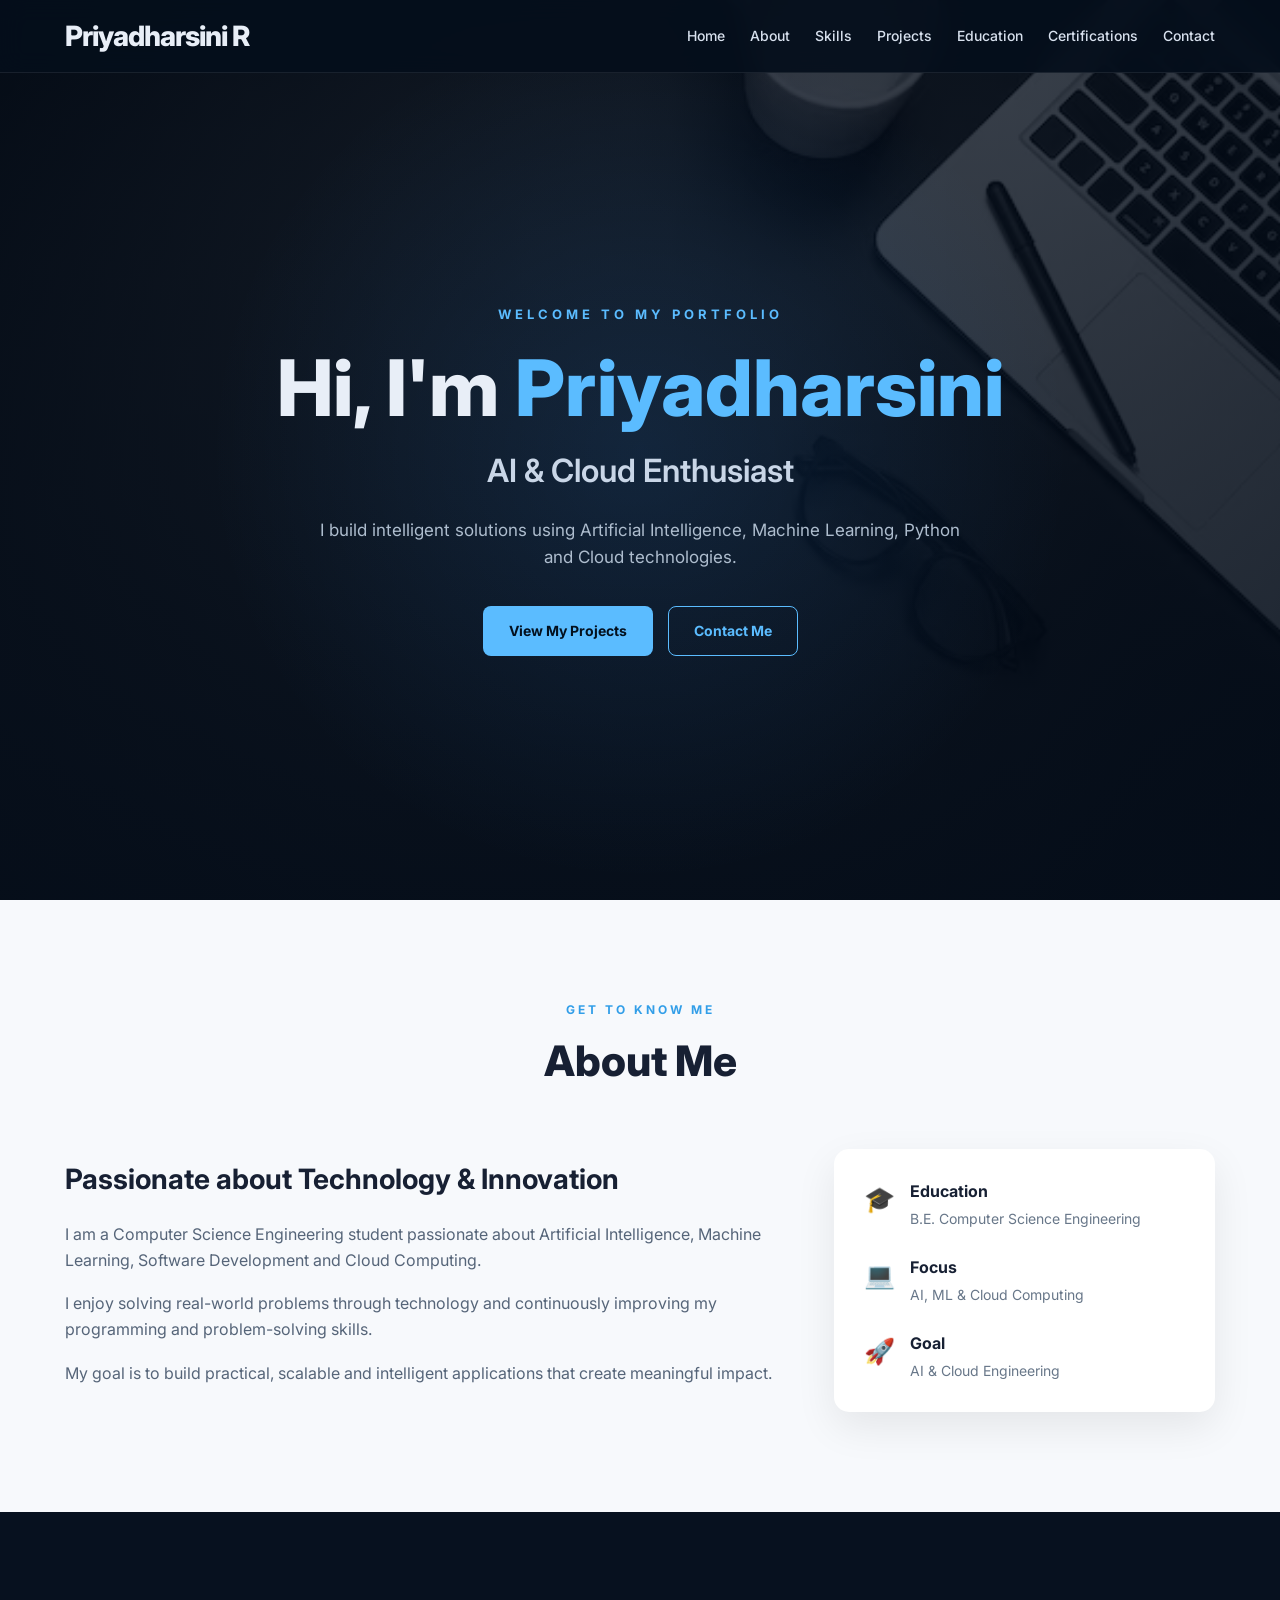
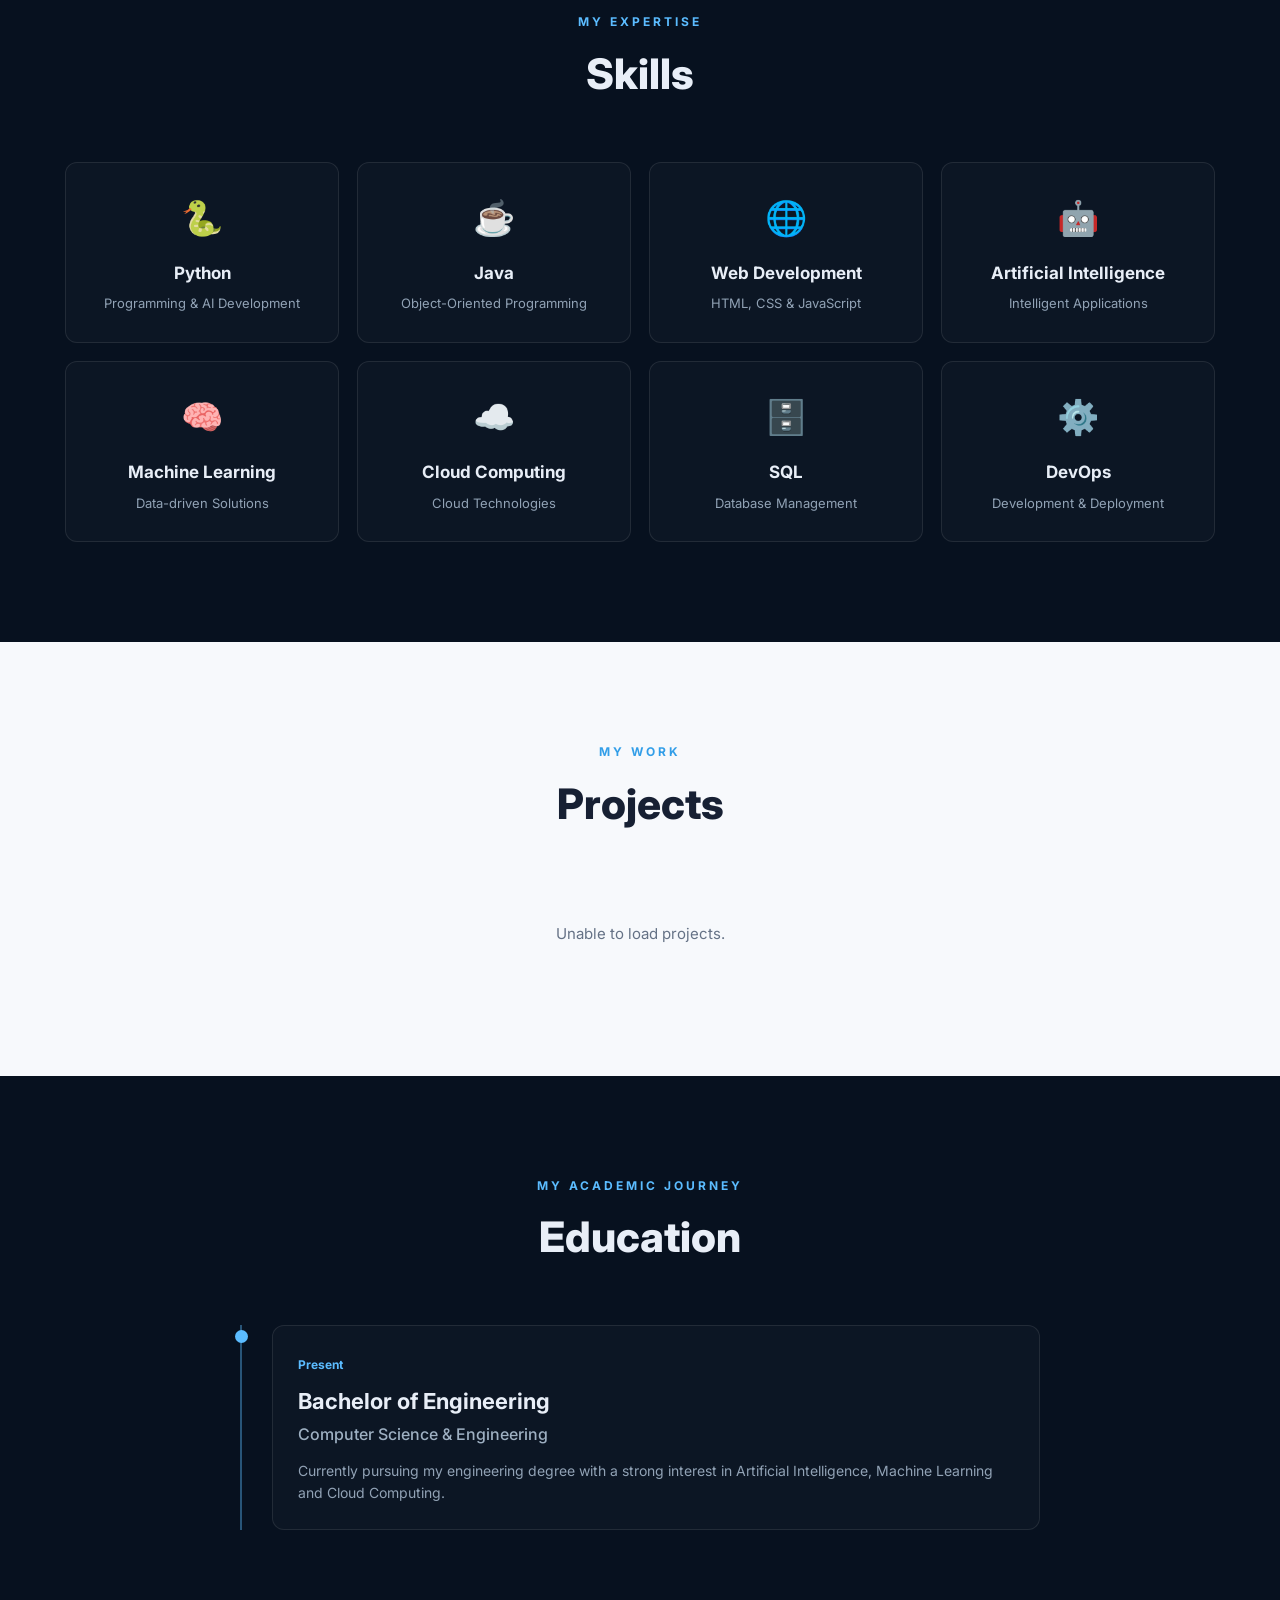
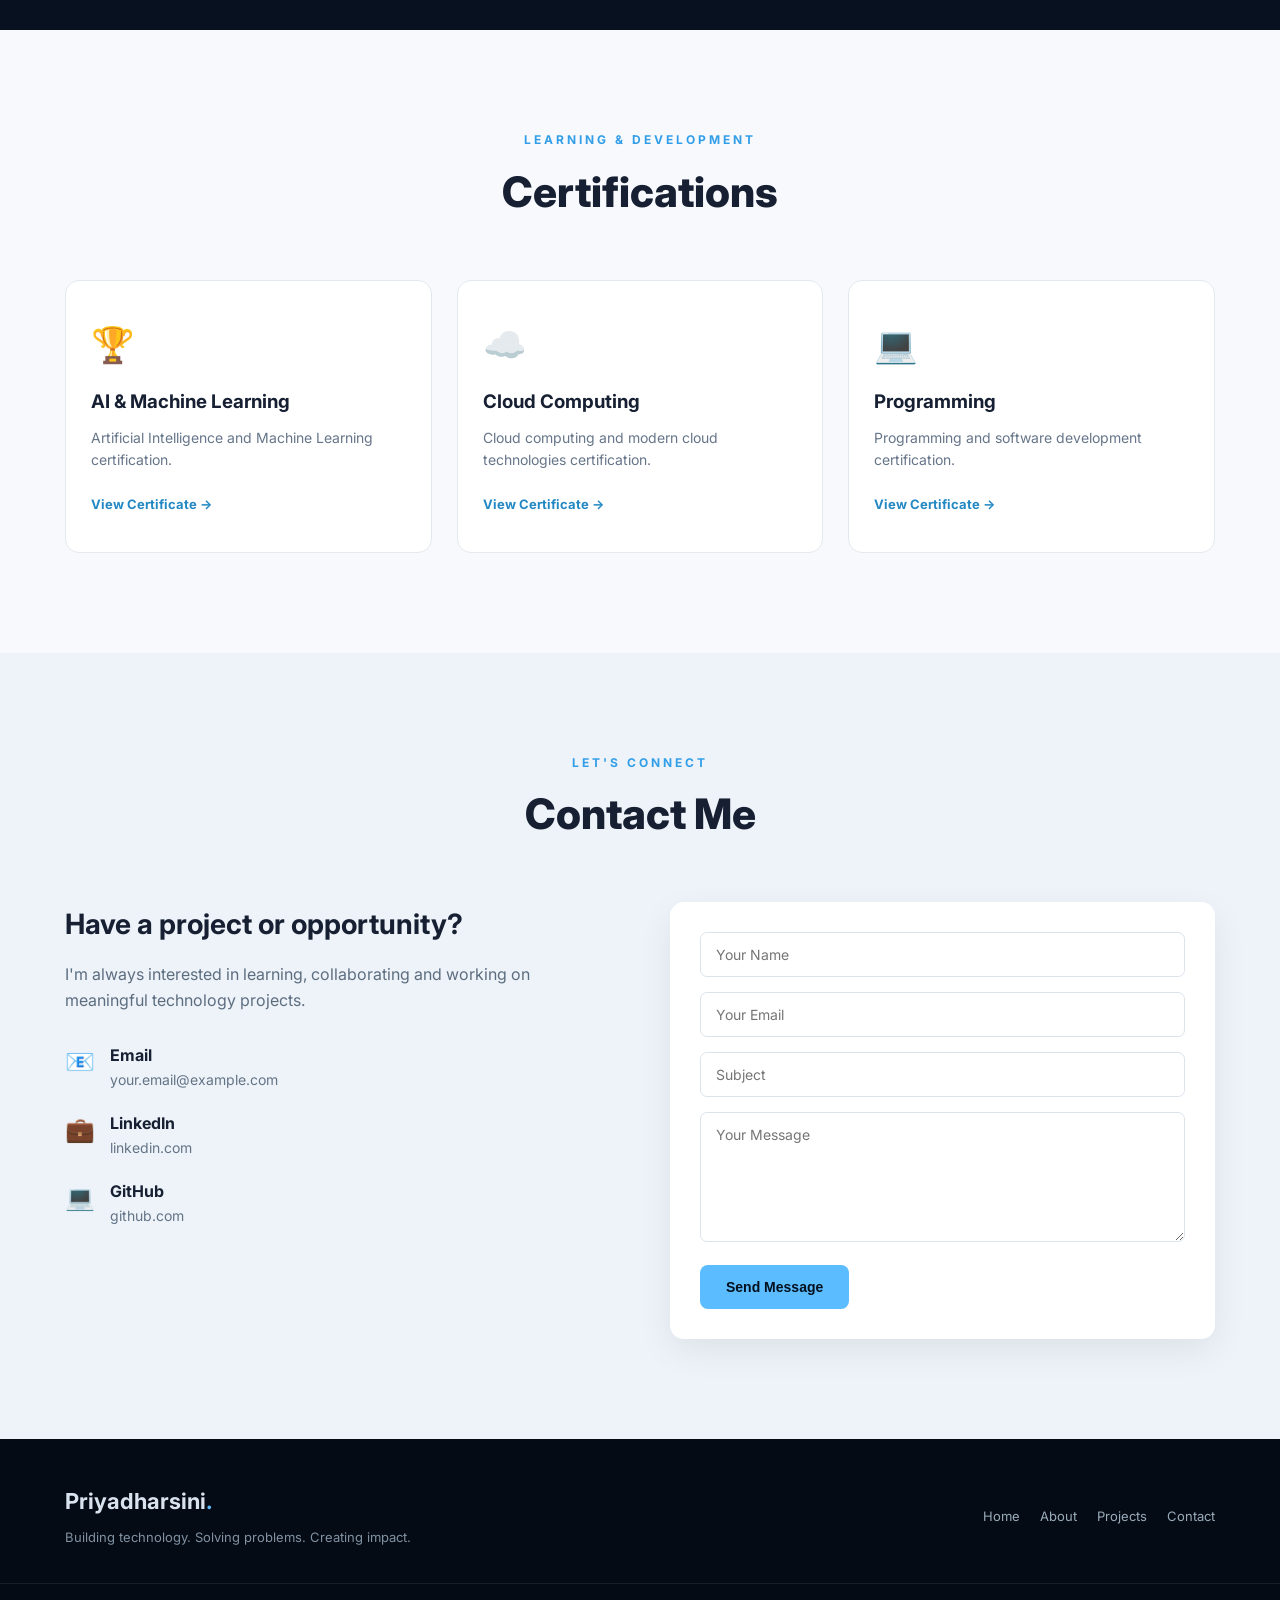
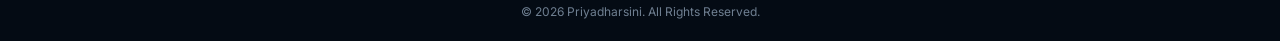
<file: index.html>
<!DOCTYPE html>
<html lang="en">

<head>
    <meta charset="UTF-8">
    <meta name="viewport" content="width=device-width, initial-scale=1.0">

    <title>Priyadharsini | AI & Cloud Engineer</title>

    <link rel="stylesheet" href="style.css">

    <link rel="preconnect" href="https://fonts.googleapis.com">
    <link rel="preconnect" href="https://fonts.gstatic.com" crossorigin>

    <link href="https://fonts.googleapis.com/css2?family=Inter:wght@400;500;600;700;800&display=swap"
        rel="stylesheet">
</head>

<body>

    <!-- ================= NAVIGATION ================= -->

    <header class="navbar">

        <div class="container nav-container">

            <a href="#home" class="logo">
                Priyadharsini R
            </a>

            <nav>
                <a href="#home">Home</a>
                <a href="#about">About</a>
                <a href="#skills">Skills</a>
                <a href="#projects">Projects</a>
                <a href="#education">Education</a>
                <a href="#certifications">Certifications</a>
                <a href="#contact">Contact</a>
            </nav>

        </div>

    </header>


    <!-- ================= HOME ================= -->

    <section id="home" class="hero">

        <div class="hero-overlay"></div>

        <div class="container hero-content">

            <p class="hero-small">
                WELCOME TO MY PORTFOLIO
            </p>

            <h1>
                Hi, I'm <span>Priyadharsini</span>
            </h1>

            <h2>
                AI & Cloud Enthusiast
            </h2>

            <p class="hero-description">
                I build intelligent solutions using Artificial Intelligence,
                Machine Learning, Python and Cloud technologies.
            </p>

            <div class="hero-buttons">

                <a href="#projects" class="btn primary-btn">
                    View My Projects
                </a>

                <a href="#contact" class="btn secondary-btn">
                    Contact Me
                </a>

            </div>

        </div>

    </section>


    <!-- ================= ABOUT ================= -->

    <section id="about" class="section">

        <div class="container">

            <div class="section-heading">

                <p>GET TO KNOW ME</p>

                <h2>About Me</h2>

            </div>


            <div class="about-content">

                <div class="about-text">

                    <h3>
                        Passionate about Technology & Innovation
                    </h3>

                    <p>
                        I am a Computer Science Engineering student passionate
                        about Artificial Intelligence, Machine Learning,
                        Software Development and Cloud Computing.
                    </p>

                    <p>
                        I enjoy solving real-world problems through technology
                        and continuously improving my programming and
                        problem-solving skills.
                    </p>

                    <p>
                        My goal is to build practical, scalable and intelligent
                        applications that create meaningful impact.
                    </p>

                </div>


                <div class="about-card">

                    <div class="info-item">

                        <span>🎓</span>

                        <div>

                            <strong>Education</strong>

                            <p>
                                B.E. Computer Science Engineering
                            </p>

                        </div>

                    </div>


                    <div class="info-item">

                        <span>💻</span>

                        <div>

                            <strong>Focus</strong>

                            <p>
                                AI, ML & Cloud Computing
                            </p>

                        </div>

                    </div>


                    <div class="info-item">

                        <span>🚀</span>

                        <div>

                            <strong>Goal</strong>

                            <p>
                                AI & Cloud Engineering
                            </p>

                        </div>

                    </div>

                </div>

            </div>

        </div>

    </section>


    <!-- ================= SKILLS ================= -->

    <section id="skills" class="section section-dark">

        <div class="container">

            <div class="section-heading">

                <p>MY EXPERTISE</p>

                <h2>Skills</h2>

            </div>


            <div class="skills-grid">

                <div class="skill-card">

                    <div class="skill-icon">🐍</div>

                    <h3>Python</h3>

                    <p>
                        Programming & AI Development
                    </p>

                </div>


                <div class="skill-card">

                    <div class="skill-icon">☕</div>

                    <h3>Java</h3>

                    <p>
                        Object-Oriented Programming
                    </p>

                </div>


                <div class="skill-card">

                    <div class="skill-icon">🌐</div>

                    <h3>Web Development</h3>

                    <p>
                        HTML, CSS & JavaScript
                    </p>

                </div>


                <div class="skill-card">

                    <div class="skill-icon">🤖</div>

                    <h3>Artificial Intelligence</h3>

                    <p>
                        Intelligent Applications
                    </p>

                </div>


                <div class="skill-card">

                    <div class="skill-icon">🧠</div>

                    <h3>Machine Learning</h3>

                    <p>
                        Data-driven Solutions
                    </p>

                </div>


                <div class="skill-card">

                    <div class="skill-icon">☁️</div>

                    <h3>Cloud Computing</h3>

                    <p>
                        Cloud Technologies
                    </p>

                </div>


                <div class="skill-card">

                    <div class="skill-icon">🗄️</div>

                    <h3>SQL</h3>

                    <p>
                        Database Management
                    </p>

                </div>


                <div class="skill-card">

                    <div class="skill-icon">⚙️</div>

                    <h3>DevOps</h3>

                    <p>
                        Development & Deployment
                    </p>

                </div>

            </div>

        </div>

    </section>


    <!-- ================= PROJECTS ================= -->

    <section id="projects" class="section">

        <div class="container">

            <div class="section-heading">

                <p>MY WORK</p>

                <h2>Projects</h2>

            </div>


            <!-- Projects will be loaded from MySQL through Flask -->

            <div class="projects-grid" id="projects-container">

                <p>Loading projects...</p>

            </div>

        </div>

    </section>


    <!-- ================= EDUCATION ================= -->

    <section id="education" class="section section-dark">

        <div class="container">

            <div class="section-heading">

                <p>MY ACADEMIC JOURNEY</p>

                <h2>Education</h2>

            </div>


            <div class="timeline">

                <div class="timeline-item">

                    <div class="timeline-dot"></div>

                    <div class="timeline-content">

                        <span class="timeline-year">
                            Present
                        </span>

                        <h3>
                            Bachelor of Engineering
                        </h3>

                        <h4>
                            Computer Science & Engineering
                        </h4>

                        <p>
                            Currently pursuing my engineering degree with
                            a strong interest in Artificial Intelligence,
                            Machine Learning and Cloud Computing.
                        </p>

                    </div>

                </div>

            </div>

        </div>

    </section>


    <!-- ================= CERTIFICATIONS ================= -->

    <section id="certifications" class="section">

        <div class="container">

            <div class="section-heading">

                <p>LEARNING & DEVELOPMENT</p>

                <h2>Certifications</h2>

            </div>


            <div class="certifications-grid">

                <div class="certificate-card">

                    <div class="certificate-icon">
                        🏆
                    </div>

                    <h3>
                        AI & Machine Learning
                    </h3>

                    <p>
                        Artificial Intelligence and Machine Learning
                        certification.
                    </p>

                    <a href="#" class="certificate-link">
                        View Certificate →
                    </a>

                </div>


                <div class="certificate-card">

                    <div class="certificate-icon">
                        ☁️
                    </div>

                    <h3>
                        Cloud Computing
                    </h3>

                    <p>
                        Cloud computing and modern cloud technologies
                        certification.
                    </p>

                    <a href="#" class="certificate-link">
                        View Certificate →
                    </a>

                </div>


                <div class="certificate-card">

                    <div class="certificate-icon">
                        💻
                    </div>

                    <h3>
                        Programming
                    </h3>

                    <p>
                        Programming and software development
                        certification.
                    </p>

                    <a href="#" class="certificate-link">
                        View Certificate →
                    </a>

                </div>

            </div>

        </div>

    </section>


    <!-- ================= CONTACT ================= -->

    <section id="contact" class="section contact-section">

        <div class="container">

            <div class="section-heading">

                <p>LET'S CONNECT</p>

                <h2>Contact Me</h2>

            </div>


            <div class="contact-container">

                <div class="contact-info">

                    <h3>
                        Have a project or opportunity?
                    </h3>

                    <p>
                        I'm always interested in learning, collaborating
                        and working on meaningful technology projects.
                    </p>


                    <div class="contact-details">

                        <div class="contact-item">

                            <span>📧</span>

                            <div>

                                <strong>Email</strong>

                                <p id="email">
                                    your.email@example.com
                                </p>

                            </div>

                        </div>


                        <div class="contact-item">

                            <span>💼</span>

                            <div>

                                <strong>LinkedIn</strong>

                                <p>
                                    linkedin.com
                                </p>

                            </div>

                        </div>


                        <div class="contact-item">

                            <span>💻</span>

                            <div>

                                <strong>GitHub</strong>

                                <p>
                                    github.com
                                </p>

                            </div>

                        </div>

                    </div>

                </div>


                <form class="contact-form">

                    <input
                        type="text"
                        placeholder="Your Name"
                        required
                    >

                    <input
                        type="email"
                        placeholder="Your Email"
                        required
                    >

                    <input
                        type="text"
                        placeholder="Subject"
                        required
                    >

                    <textarea
                        rows="6"
                        placeholder="Your Message"
                        required
                    ></textarea>

                    <button
                        type="submit"
                        class="btn primary-btn"
                    >
                        Send Message
                    </button>

                </form>

            </div>

        </div>

    </section>


    <!-- ================= FOOTER ================= -->

    <footer>

        <div class="container footer-content">

            <div>

                <h3>
                    Priyadharsini<span>.</span>
                </h3>

                <p>
                    Building technology. Solving problems.
                    Creating impact.
                </p>

            </div>


            <div class="footer-links">

                <a href="#home">Home</a>

                <a href="#about">About</a>

                <a href="#projects">Projects</a>

                <a href="#contact">Contact</a>

            </div>

        </div>


        <div class="copyright">

            © 2026 Priyadharsini. All Rights Reserved.

        </div>

    </footer>


    <!-- ================= JAVASCRIPT ================= -->

    <script src="script.js"></script>

</body>

</html>
</file>
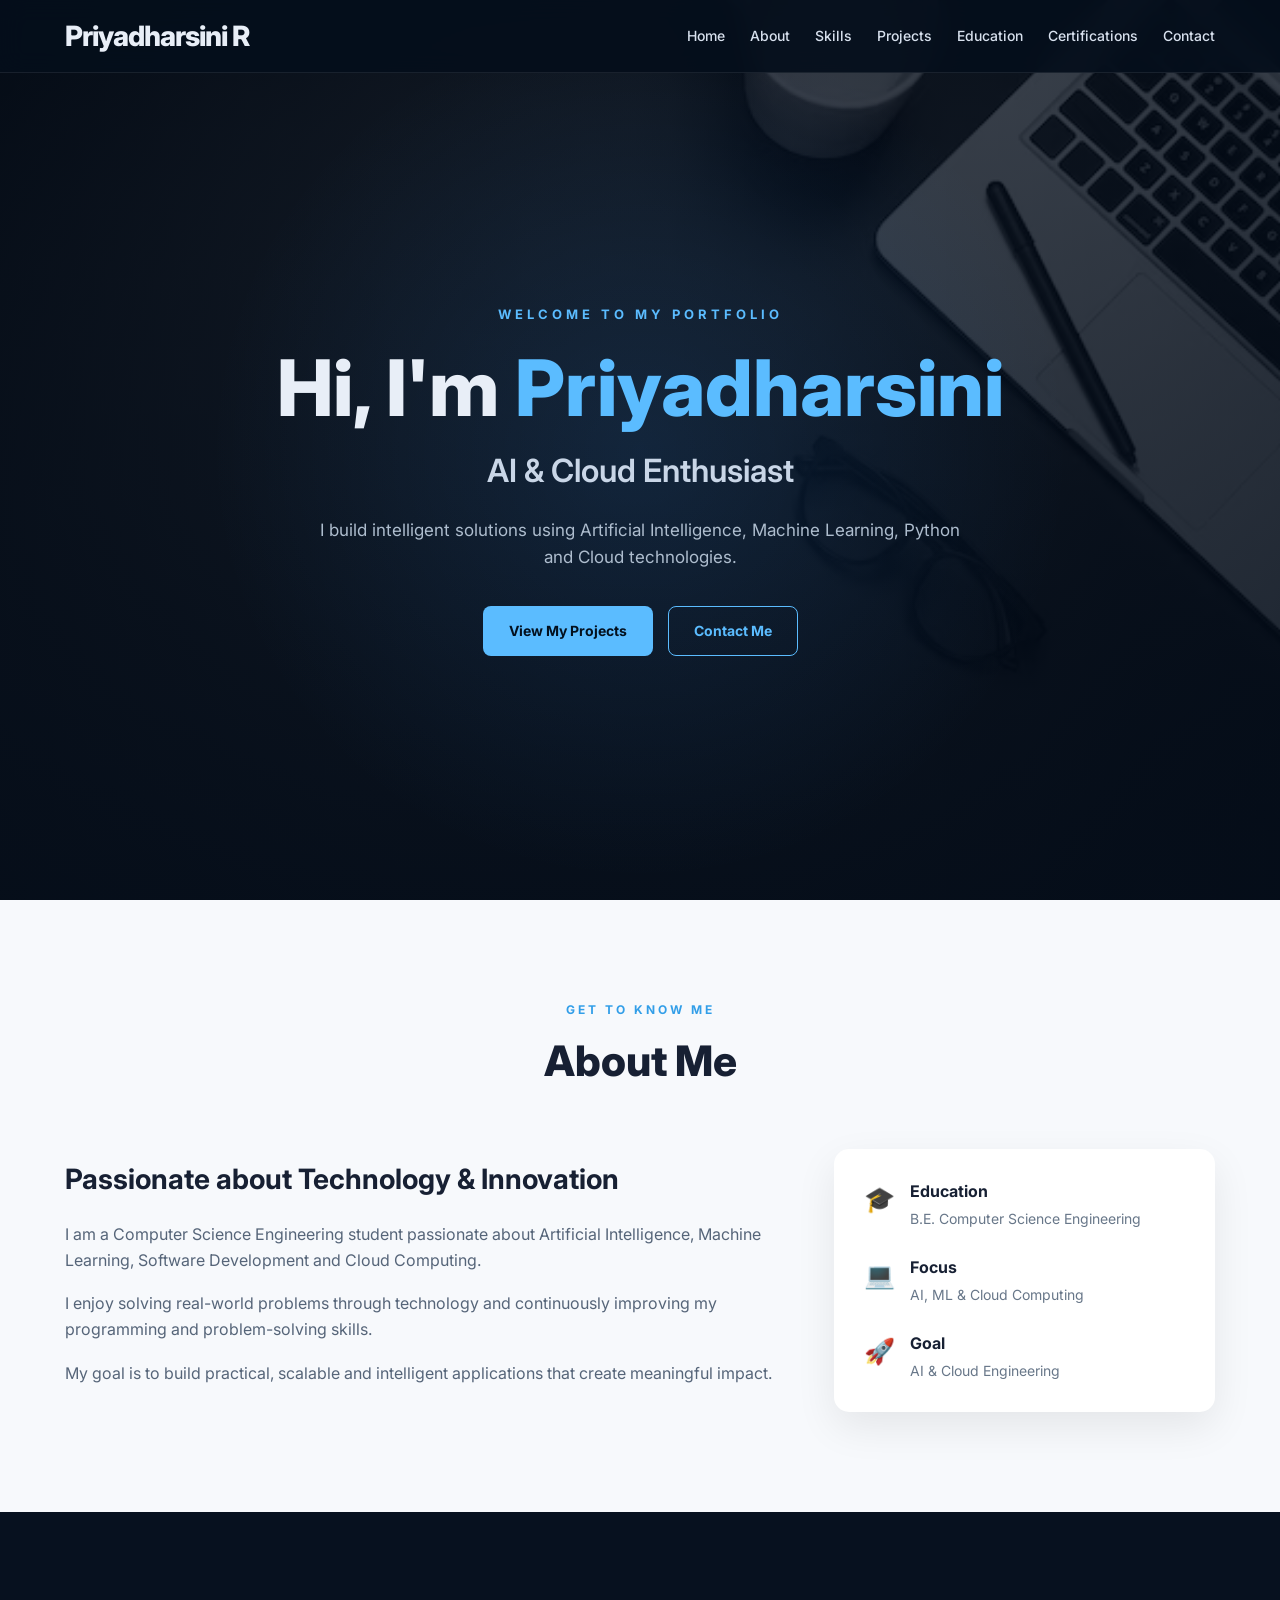
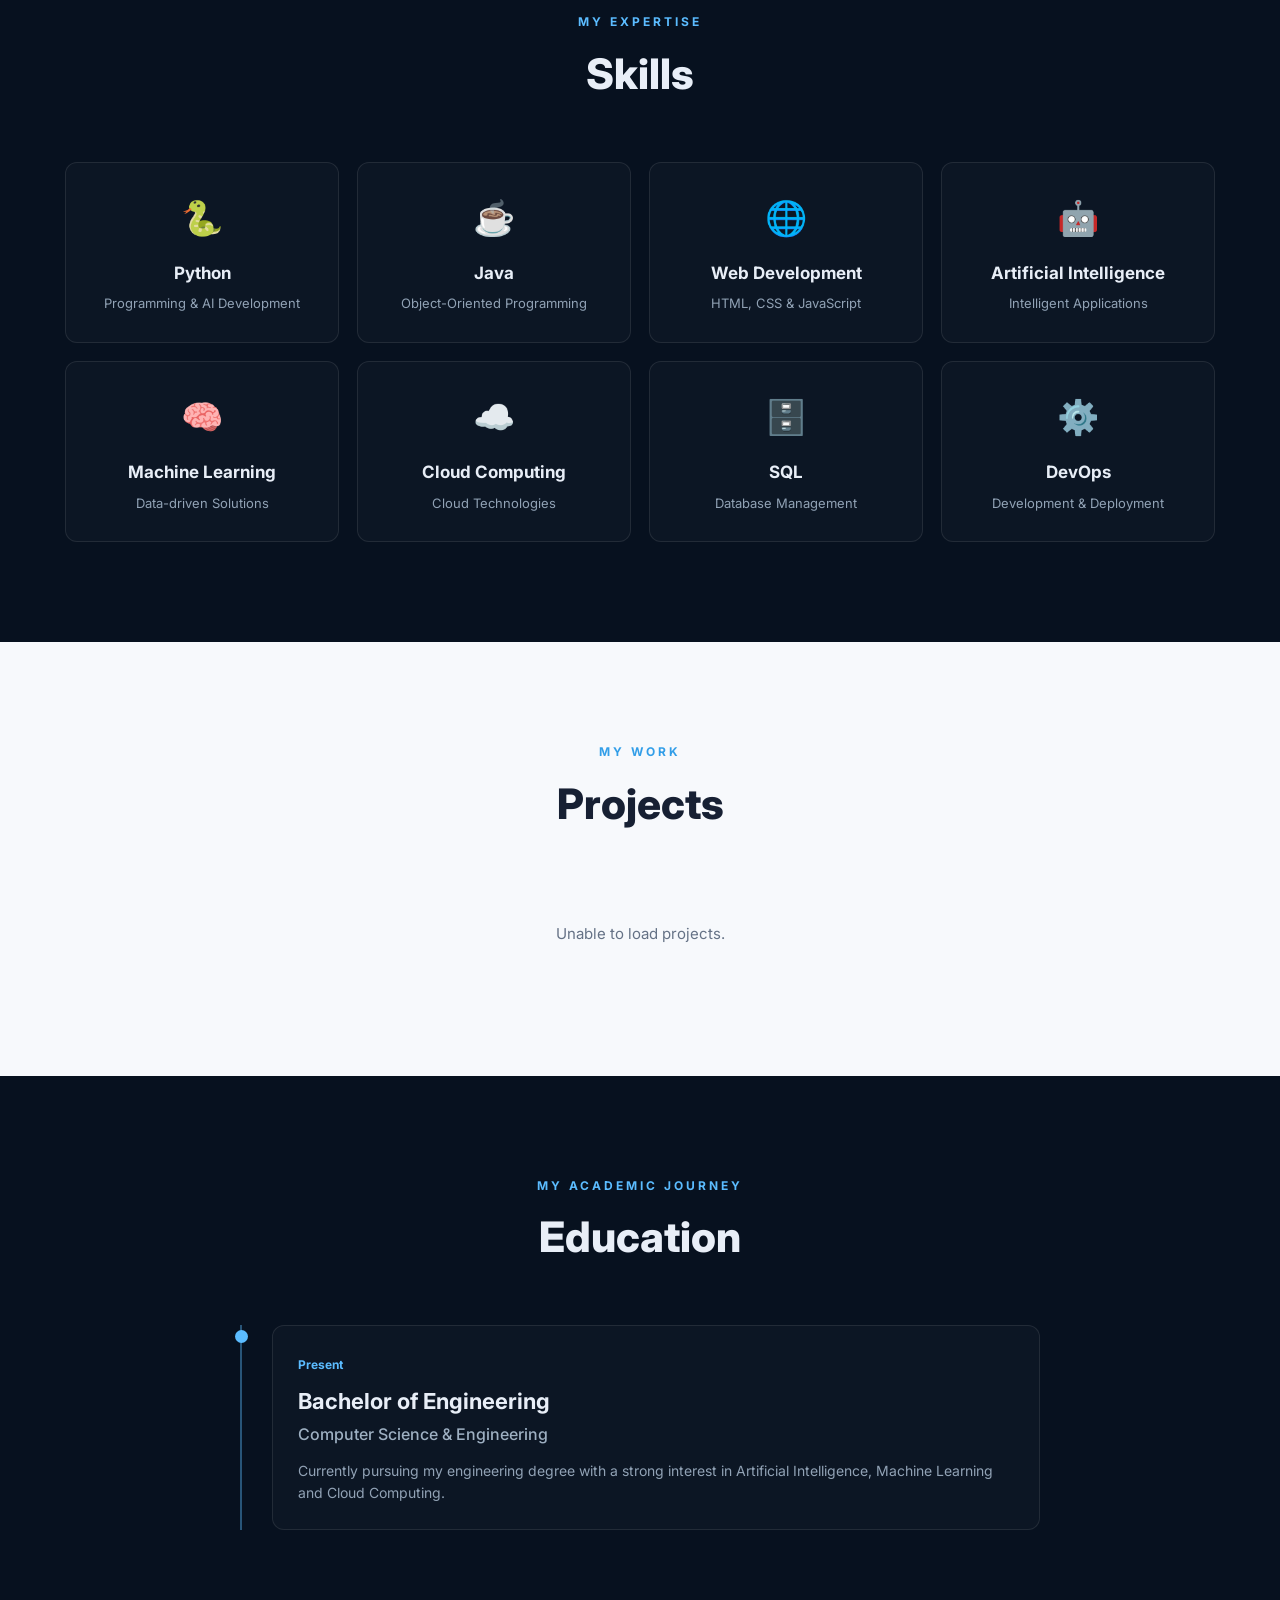
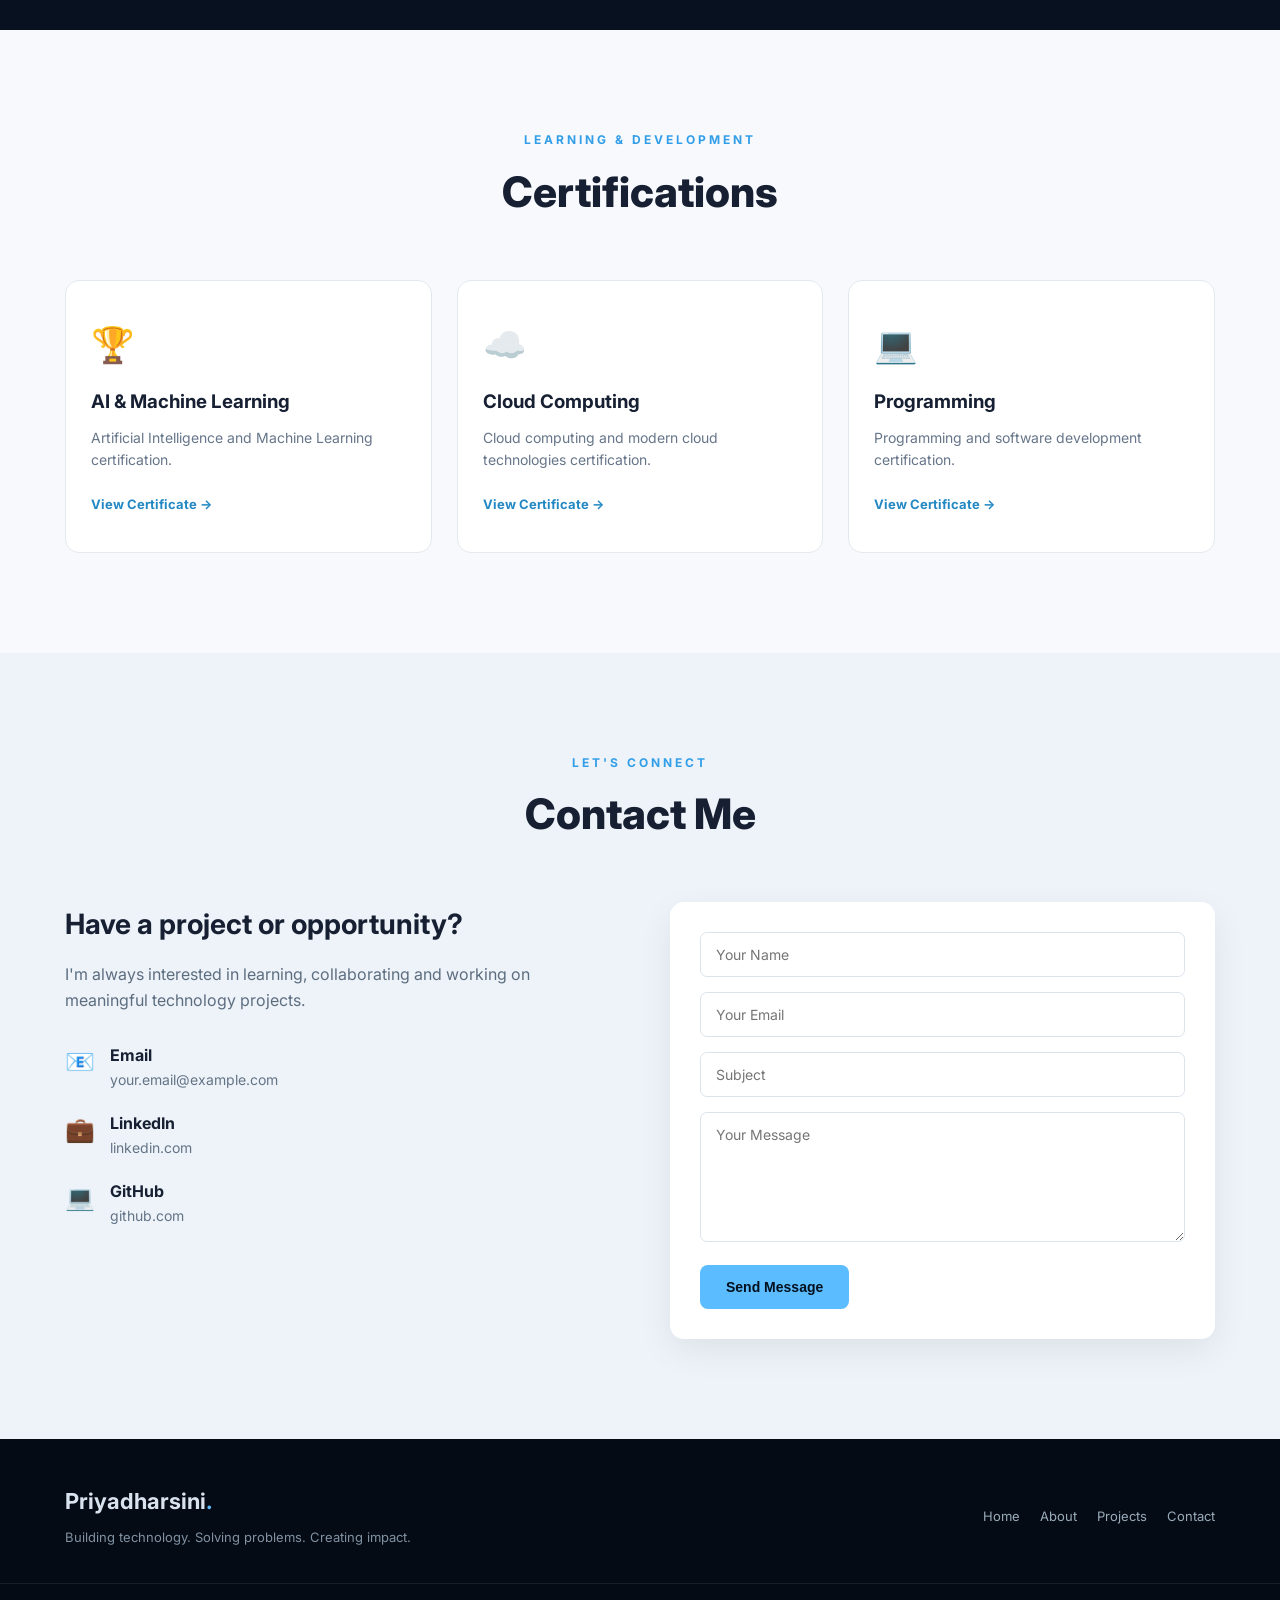
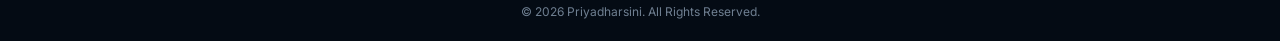
<file: Frontent/index.html>
<!DOCTYPE html>
<html lang="en">

<head>
    <meta charset="UTF-8">
    <meta name="viewport" content="width=device-width, initial-scale=1.0">

    <title>Priyadharsini | AI & Cloud Engineer</title>

    <link rel="stylesheet" href="style.css">

    <link rel="preconnect" href="https://fonts.googleapis.com">
    <link rel="preconnect" href="https://fonts.gstatic.com" crossorigin>

    <link href="https://fonts.googleapis.com/css2?family=Inter:wght@400;500;600;700;800&display=swap"
        rel="stylesheet">
</head>

<body>

    <!-- ================= NAVIGATION ================= -->

    <header class="navbar">

        <div class="container nav-container">

            <a href="#home" class="logo">
                Priyadharsini R
            </a>

            <nav>
                <a href="#home">Home</a>
                <a href="#about">About</a>
                <a href="#skills">Skills</a>
                <a href="#projects">Projects</a>
                <a href="#education">Education</a>
                <a href="#certifications">Certifications</a>
                <a href="#contact">Contact</a>
            </nav>

        </div>

    </header>


    <!-- ================= HOME ================= -->

    <section id="home" class="hero">

        <div class="hero-overlay"></div>

        <div class="container hero-content">

            <p class="hero-small">
                WELCOME TO MY PORTFOLIO
            </p>

            <h1>
                Hi, I'm <span>Priyadharsini</span>
            </h1>

            <h2>
                AI & Cloud Enthusiast
            </h2>

            <p class="hero-description">
                I build intelligent solutions using Artificial Intelligence,
                Machine Learning, Python and Cloud technologies.
            </p>

            <div class="hero-buttons">

                <a href="#projects" class="btn primary-btn">
                    View My Projects
                </a>

                <a href="#contact" class="btn secondary-btn">
                    Contact Me
                </a>

            </div>

        </div>

    </section>


    <!-- ================= ABOUT ================= -->

    <section id="about" class="section">

        <div class="container">

            <div class="section-heading">

                <p>GET TO KNOW ME</p>

                <h2>About Me</h2>

            </div>


            <div class="about-content">

                <div class="about-text">

                    <h3>
                        Passionate about Technology & Innovation
                    </h3>

                    <p>
                        I am a Computer Science Engineering student passionate
                        about Artificial Intelligence, Machine Learning,
                        Software Development and Cloud Computing.
                    </p>

                    <p>
                        I enjoy solving real-world problems through technology
                        and continuously improving my programming and
                        problem-solving skills.
                    </p>

                    <p>
                        My goal is to build practical, scalable and intelligent
                        applications that create meaningful impact.
                    </p>

                </div>


                <div class="about-card">

                    <div class="info-item">

                        <span>🎓</span>

                        <div>

                            <strong>Education</strong>

                            <p>
                                B.E. Computer Science Engineering
                            </p>

                        </div>

                    </div>


                    <div class="info-item">

                        <span>💻</span>

                        <div>

                            <strong>Focus</strong>

                            <p>
                                AI, ML & Cloud Computing
                            </p>

                        </div>

                    </div>


                    <div class="info-item">

                        <span>🚀</span>

                        <div>

                            <strong>Goal</strong>

                            <p>
                                AI & Cloud Engineering
                            </p>

                        </div>

                    </div>

                </div>

            </div>

        </div>

    </section>


    <!-- ================= SKILLS ================= -->

    <section id="skills" class="section section-dark">

        <div class="container">

            <div class="section-heading">

                <p>MY EXPERTISE</p>

                <h2>Skills</h2>

            </div>


            <div class="skills-grid">

                <div class="skill-card">

                    <div class="skill-icon">🐍</div>

                    <h3>Python</h3>

                    <p>
                        Programming & AI Development
                    </p>

                </div>


                <div class="skill-card">

                    <div class="skill-icon">☕</div>

                    <h3>Java</h3>

                    <p>
                        Object-Oriented Programming
                    </p>

                </div>


                <div class="skill-card">

                    <div class="skill-icon">🌐</div>

                    <h3>Web Development</h3>

                    <p>
                        HTML, CSS & JavaScript
                    </p>

                </div>


                <div class="skill-card">

                    <div class="skill-icon">🤖</div>

                    <h3>Artificial Intelligence</h3>

                    <p>
                        Intelligent Applications
                    </p>

                </div>


                <div class="skill-card">

                    <div class="skill-icon">🧠</div>

                    <h3>Machine Learning</h3>

                    <p>
                        Data-driven Solutions
                    </p>

                </div>


                <div class="skill-card">

                    <div class="skill-icon">☁️</div>

                    <h3>Cloud Computing</h3>

                    <p>
                        Cloud Technologies
                    </p>

                </div>


                <div class="skill-card">

                    <div class="skill-icon">🗄️</div>

                    <h3>SQL</h3>

                    <p>
                        Database Management
                    </p>

                </div>


                <div class="skill-card">

                    <div class="skill-icon">⚙️</div>

                    <h3>DevOps</h3>

                    <p>
                        Development & Deployment
                    </p>

                </div>

            </div>

        </div>

    </section>


    <!-- ================= PROJECTS ================= -->

    <section id="projects" class="section">

        <div class="container">

            <div class="section-heading">

                <p>MY WORK</p>

                <h2>Projects</h2>

            </div>


            <!-- Projects will be loaded from MySQL through Flask -->

            <div class="projects-grid" id="projects-container">

                <p>Loading projects...</p>

            </div>

        </div>

    </section>


    <!-- ================= EDUCATION ================= -->

    <section id="education" class="section section-dark">

        <div class="container">

            <div class="section-heading">

                <p>MY ACADEMIC JOURNEY</p>

                <h2>Education</h2>

            </div>


            <div class="timeline">

                <div class="timeline-item">

                    <div class="timeline-dot"></div>

                    <div class="timeline-content">

                        <span class="timeline-year">
                            Present
                        </span>

                        <h3>
                            Bachelor of Engineering
                        </h3>

                        <h4>
                            Computer Science & Engineering
                        </h4>

                        <p>
                            Currently pursuing my engineering degree with
                            a strong interest in Artificial Intelligence,
                            Machine Learning and Cloud Computing.
                        </p>

                    </div>

                </div>

            </div>

        </div>

    </section>


    <!-- ================= CERTIFICATIONS ================= -->

    <section id="certifications" class="section">

        <div class="container">

            <div class="section-heading">

                <p>LEARNING & DEVELOPMENT</p>

                <h2>Certifications</h2>

            </div>


            <div class="certifications-grid">

                <div class="certificate-card">

                    <div class="certificate-icon">
                        🏆
                    </div>

                    <h3>
                        AI & Machine Learning
                    </h3>

                    <p>
                        Artificial Intelligence and Machine Learning
                        certification.
                    </p>

                    <a href="#" class="certificate-link">
                        View Certificate →
                    </a>

                </div>


                <div class="certificate-card">

                    <div class="certificate-icon">
                        ☁️
                    </div>

                    <h3>
                        Cloud Computing
                    </h3>

                    <p>
                        Cloud computing and modern cloud technologies
                        certification.
                    </p>

                    <a href="#" class="certificate-link">
                        View Certificate →
                    </a>

                </div>


                <div class="certificate-card">

                    <div class="certificate-icon">
                        💻
                    </div>

                    <h3>
                        Programming
                    </h3>

                    <p>
                        Programming and software development
                        certification.
                    </p>

                    <a href="#" class="certificate-link">
                        View Certificate →
                    </a>

                </div>

            </div>

        </div>

    </section>


    <!-- ================= CONTACT ================= -->

    <section id="contact" class="section contact-section">

        <div class="container">

            <div class="section-heading">

                <p>LET'S CONNECT</p>

                <h2>Contact Me</h2>

            </div>


            <div class="contact-container">

                <div class="contact-info">

                    <h3>
                        Have a project or opportunity?
                    </h3>

                    <p>
                        I'm always interested in learning, collaborating
                        and working on meaningful technology projects.
                    </p>


                    <div class="contact-details">

                        <div class="contact-item">

                            <span>📧</span>

                            <div>

                                <strong>Email</strong>

                                <p id="email">
                                    your.email@example.com
                                </p>

                            </div>

                        </div>


                        <div class="contact-item">

                            <span>💼</span>

                            <div>

                                <strong>LinkedIn</strong>

                                <p>
                                    linkedin.com
                                </p>

                            </div>

                        </div>


                        <div class="contact-item">

                            <span>💻</span>

                            <div>

                                <strong>GitHub</strong>

                                <p>
                                    github.com
                                </p>

                            </div>

                        </div>

                    </div>

                </div>


                <form class="contact-form">

                    <input
                        type="text"
                        placeholder="Your Name"
                        required
                    >

                    <input
                        type="email"
                        placeholder="Your Email"
                        required
                    >

                    <input
                        type="text"
                        placeholder="Subject"
                        required
                    >

                    <textarea
                        rows="6"
                        placeholder="Your Message"
                        required
                    ></textarea>

                    <button
                        type="submit"
                        class="btn primary-btn"
                    >
                        Send Message
                    </button>

                </form>

            </div>

        </div>

    </section>


    <!-- ================= FOOTER ================= -->

    <footer>

        <div class="container footer-content">

            <div>

                <h3>
                    Priyadharsini<span>.</span>
                </h3>

                <p>
                    Building technology. Solving problems.
                    Creating impact.
                </p>

            </div>


            <div class="footer-links">

                <a href="#home">Home</a>

                <a href="#about">About</a>

                <a href="#projects">Projects</a>

                <a href="#contact">Contact</a>

            </div>

        </div>


        <div class="copyright">

            © 2026 Priyadharsini. All Rights Reserved.

        </div>

    </footer>


    <!-- ================= JAVASCRIPT ================= -->

    <script src="script.js"></script>

</body>

</html>
</file>
<file: style.css>
/* ================= GENERAL ================= */

* {
    margin: 0;
    padding: 0;
    box-sizing: border-box;
}

html {
    scroll-behavior: smooth;
}

body {
    font-family: "Inter", sans-serif;
    background: #07111f;
    color: #e8eef7;
    line-height: 1.6;
}

a {
    text-decoration: none;
    color: inherit;
}

.container {
    width: min(1150px, 90%);
    margin: auto;
}

.section {
    padding: 100px 0;
    background: #f7f9fc;
    color: #172033;
}

.section-dark {
    background: #07111f;
    color: #e8eef7;
}


/* ================= NAVBAR ================= */

.navbar {
    position: fixed;
    top: 0;
    left: 0;
    width: 100%;
    z-index: 1000;
    background: rgba(5, 15, 28, 0.92);
    backdrop-filter: blur(12px);
    border-bottom: 1px solid rgba(255,255,255,0.08);
}

.nav-container {
    min-height: 72px;
    display: flex;
    justify-content: space-between;
    align-items: center;
}

.logo {
    font-size: 28px;
    font-weight: 800;
    letter-spacing: -1px;
}

.logo span,
footer span {
    color: #5bbcff;
}

nav {
    display: flex;
    gap: 25px;
}

nav a {
    color: #d8e1ee;
    font-size: 14px;
    font-weight: 500;
    transition: 0.3s;
}

nav a:hover {
    color: #5bbcff;
}


/* ================= HERO ================= */

.hero {
    min-height: 100vh;
    position: relative;
    display: flex;
    justify-content: center;
    align-items: center;
    text-align: center;

    background:
        linear-gradient(
            rgba(3, 12, 25, 0.78),
            rgba(3, 12, 25, 0.90)
        ),
        url("background.jpg");

    background-size: cover;
    background-position: center;
}

.hero-overlay {
    position: absolute;
    inset: 0;

    background:
        radial-gradient(
            circle at center,
            rgba(50, 150, 255, 0.12),
            transparent 55%
        );
}

.hero-content {
    position: relative;
    z-index: 2;
    max-width: 850px;
    padding-top: 60px;
}

.hero-small {
    color: #5bbcff;
    font-size: 13px;
    font-weight: 700;
    letter-spacing: 4px;
    margin-bottom: 20px;
}

.hero h1 {
    font-size: clamp(45px, 7vw, 78px);
    line-height: 1.1;
    margin-bottom: 15px;
    font-weight: 800;
}

.hero h1 span {
    color: #5bbcff;
}

.hero h2 {
    font-size: clamp(22px, 4vw, 32px);
    font-weight: 600;
    color: #c9d6e7;
    margin-bottom: 20px;
}

.hero-description {
    max-width: 650px;
    margin: auto;
    color: #aebdce;
    font-size: 17px;
}

.hero-buttons {
    margin-top: 35px;
    display: flex;
    justify-content: center;
    gap: 15px;
    flex-wrap: wrap;
}


/* ================= BUTTONS ================= */

.btn {
    display: inline-block;
    padding: 13px 25px;
    border-radius: 8px;
    font-size: 14px;
    font-weight: 700;
    transition: 0.3s;
    border: 1px solid transparent;
}

.primary-btn {
    background: #5bbcff;
    color: #03101e;
}

.primary-btn:hover {
    transform: translateY(-3px);
    box-shadow: 0 10px 25px rgba(91,188,255,0.25);
}

.secondary-btn {
    border-color: #5bbcff;
    color: #5bbcff;
}

.secondary-btn:hover {
    background: #5bbcff;
    color: #03101e;
}


/* ================= SECTION HEADING ================= */

.section-heading {
    text-align: center;
    margin-bottom: 55px;
}

.section-heading p {
    color: #329ee8;
    font-size: 12px;
    font-weight: 700;
    letter-spacing: 3px;
    margin-bottom: 8px;
}

.section-heading h2 {
    font-size: 42px;
    font-weight: 800;
}

.section-dark .section-heading p {
    color: #5bbcff;
}


/* ================= ABOUT ================= */

.about-content {
    display: grid;
    grid-template-columns: 1.3fr 0.7fr;
    gap: 60px;
    align-items: center;
}

.about-text h3 {
    font-size: 28px;
    margin-bottom: 20px;
}

.about-text h4 {
    font-size: 18px;
    margin-bottom: 15px;
    color: #329ee8;
}

.about-text p {
    margin-bottom: 18px;
    color: #566579;
}

.about-card {
    background: white;
    border-radius: 15px;
    padding: 30px;
    box-shadow: 0 15px 40px rgba(0,0,0,0.08);
}

.info-item {
    display: flex;
    gap: 15px;
    margin-bottom: 25px;
}

.info-item:last-child {
    margin-bottom: 0;
}

.info-item > span {
    font-size: 25px;
}

.info-item strong {
    display: block;
    margin-bottom: 3px;
}

.info-item p {
    color: #687789;
    font-size: 14px;
}


/* ================= SKILLS ================= */

.skills-grid {
    display: grid;
    grid-template-columns: repeat(4, 1fr);
    gap: 18px;
}

.skill-card {
    padding: 28px 20px;
    border: 1px solid rgba(255,255,255,0.09);
    background: rgba(255,255,255,0.025);
    border-radius: 12px;
    text-align: center;
    transition: 0.3s;
}

.skill-card:hover {
    transform: translateY(-6px);
    border-color: #5bbcff;
    background: rgba(91,188,255,0.06);
}

.skill-icon {
    font-size: 34px;
    margin-bottom: 15px;
}

.skill-card h3 {
    font-size: 17px;
    margin-bottom: 6px;
}

.skill-card p {
    color: #91a2b5;
    font-size: 13px;
}


/* ================= PROJECTS ================= */

.projects-grid {
    display: grid;
    grid-template-columns: repeat(3, 1fr);
    gap: 25px;
    margin-top: 30px;
}

/* Dynamic project cards loaded from MySQL */

.project-card {
    background: white;
    border-radius: 15px;
    padding: 28px;
    box-shadow: 0 10px 35px rgba(0,0,0,0.08);
    border: 1px solid #e5ebf2;
    transition: 0.3s ease;

    display: flex;
    flex-direction: column;
    min-height: 300px;
}

.project-card:hover {
    transform: translateY(-8px);
    box-shadow: 0 18px 40px rgba(0,0,0,0.12);
    border-color: #5bbcff;
}

.project-card h3 {
    color: #172033;
    font-size: 21px;
    margin-bottom: 15px;
}

.project-card p {
    color: #657286;
    font-size: 14px;
    line-height: 1.7;
    margin-bottom: 15px;
}

.project-card .technologies {
    margin-top: auto;
    padding-top: 10px;
    color: #287eae;
    font-size: 13px;
}

.project-card .technologies strong {
    color: #172033;
}

.project-buttons {
    display: flex;
    gap: 10px;
    margin-top: 15px;
    flex-wrap: wrap;
}

.project-buttons a {
    display: inline-block;
    padding: 9px 16px;
    border-radius: 7px;
    background: #07111f;
    color: white;
    font-size: 12px;
    font-weight: 600;
    transition: 0.3s ease;
}

.project-buttons a:hover {
    background: #5bbcff;
    color: #03101e;
    transform: translateY(-2px);
}


/* Loading message */

#projects-container > p {
    grid-column: 1 / -1;
    text-align: center;
    color: #657286;
    font-size: 15px;
    padding: 30px;
}


/* ================= OLD PROJECT IMAGE SUPPORT ================= */

.project-image {
    height: 190px;
    display: flex;
    align-items: flex-end;
    padding: 20px;
    background-size: cover;
    background-position: center;
}

.project-one {
    background:
        linear-gradient(rgba(8,30,55,0.4), rgba(8,30,55,0.8)),
        linear-gradient(135deg, #102a43, #1d5f87);
}

.project-two {
    background:
        linear-gradient(rgba(20,30,50,0.35), rgba(20,30,50,0.8)),
        linear-gradient(135deg, #3c2f63, #195f78);
}

.project-three {
    background:
        linear-gradient(rgba(10,35,50,0.35), rgba(10,35,50,0.8)),
        linear-gradient(135deg, #174a5b, #163c68);
}

.project-image span {
    background: rgba(0,0,0,0.45);
    color: white;
    padding: 6px 10px;
    border-radius: 5px;
    font-size: 10px;
    font-weight: 700;
    letter-spacing: 1px;
}

.project-content {
    padding: 25px;
}

.project-content h3 {
    font-size: 20px;
    margin-bottom: 10px;
}

.project-content p {
    color: #657286;
    font-size: 14px;
    margin-bottom: 18px;
}

.tech-tags {
    display: flex;
    flex-wrap: wrap;
    gap: 7px;
    margin-bottom: 20px;
}

.tech-tags span {
    background: #edf5fb;
    color: #287eae;
    padding: 5px 9px;
    border-radius: 5px;
    font-size: 11px;
    font-weight: 600;
}

.project-links {
    display: flex;
    gap: 10px;
}

.project-btn {
    padding: 8px 14px;
    border-radius: 6px;
    background: #07111f;
    color: white;
    font-size: 12px;
    font-weight: 600;
}

.project-btn.outline {
    background: transparent;
    color: #07111f;
    border: 1px solid #cbd5df;
}


/* ================= EDUCATION ================= */

.timeline {
    max-width: 800px;
    margin: auto;
    position: relative;
    padding-left: 30px;
    border-left: 2px solid rgba(91,188,255,0.4);
}

.timeline-item {
    position: relative;
}

.timeline-dot {
    position: absolute;
    width: 13px;
    height: 13px;
    background: #5bbcff;
    border-radius: 50%;
    left: -37px;
    top: 5px;
}

.timeline-content {
    padding: 25px;
    border: 1px solid rgba(255,255,255,0.09);
    border-radius: 12px;
    background: rgba(255,255,255,0.025);
}

.timeline-year {
    color: #5bbcff;
    font-size: 12px;
    font-weight: 700;
}

.timeline-content h3 {
    margin: 7px 0 3px;
    font-size: 22px;
}

.timeline-content h4 {
    color: #9eb0c2;
    font-weight: 500;
    margin-bottom: 12px;
}

.timeline-content p {
    color: #91a2b5;
    font-size: 14px;
}


/* ================= CERTIFICATIONS ================= */

.certifications-grid {
    display: grid;
    grid-template-columns: repeat(3, 1fr);
    gap: 25px;
}

.certificate-card {
    padding: 35px 25px;
    background: white;
    border: 1px solid #e4e9ef;
    border-radius: 14px;
    transition: 0.3s;
}

.certificate-card:hover {
    transform: translateY(-6px);
    box-shadow: 0 15px 35px rgba(0,0,0,0.08);
}

.certificate-icon {
    font-size: 35px;
    margin-bottom: 15px;
}

.certificate-card h3 {
    margin-bottom: 10px;
}

.certificate-card p {
    color: #667589;
    font-size: 14px;
    margin-bottom: 20px;
}

.certificate-link {
    color: #2388c3;
    font-size: 13px;
    font-weight: 700;
}


/* ================= CONTACT ================= */

.contact-section {
    background: #edf3f8;
}

.contact-container {
    display: grid;
    grid-template-columns: 1fr 1fr;
    gap: 60px;
    align-items: start;
}

.contact-info h3 {
    font-size: 28px;
    margin-bottom: 15px;
}

.contact-info > p {
    color: #5d6d80;
    margin-bottom: 30px;
}

.contact-details {
    display: grid;
    gap: 20px;
}

.contact-item {
    display: flex;
    gap: 15px;
}

.contact-item > span {
    font-size: 24px;
}

.contact-item strong {
    display: block;
}

.contact-item p {
    color: #647487;
    font-size: 14px;
}

.contact-form {
    background: white;
    padding: 30px;
    border-radius: 14px;
    box-shadow: 0 12px 35px rgba(0,0,0,0.07);
}

.contact-form input,
.contact-form textarea {
    width: 100%;
    padding: 13px 15px;
    margin-bottom: 15px;
    border: 1px solid #dce3eb;
    border-radius: 7px;
    outline: none;
    font-family: inherit;
    font-size: 14px;
}

.contact-form input:focus,
.contact-form textarea:focus {
    border-color: #329ee8;
}

.contact-form textarea {
    resize: vertical;
}


/* ================= FOOTER ================= */

footer {
    background: #040b14;
    padding: 45px 0 20px;
    color: #d9e3ef;
}

.footer-content {
    display: flex;
    justify-content: space-between;
    gap: 30px;
}

.footer-content h3 {
    font-size: 22px;
    margin-bottom: 8px;
}

.footer-content p {
    color: #8191a3;
    font-size: 13px;
}

.footer-links {
    display: flex;
    gap: 20px;
    align-items: center;
}

.footer-links a {
    color: #9aabba;
    font-size: 13px;
}

.footer-links a:hover {
    color: #5bbcff;
}

.copyright {
    border-top: 1px solid rgba(255,255,255,0.08);
    text-align: center;
    margin-top: 35px;
    padding-top: 18px;
    color: #6f7f91;
    font-size: 12px;
}


/* ================= RESPONSIVE ================= */

@media (max-width: 900px) {

    nav {
        gap: 12px;
    }

    nav a {
        font-size: 12px;
    }

    .skills-grid {
        grid-template-columns: repeat(2, 1fr);
    }

    .projects-grid {
        grid-template-columns: 1fr;
        max-width: 600px;
        margin: 30px auto 0;
    }

    .certifications-grid {
        grid-template-columns: 1fr;
    }

    .about-content,
    .contact-container {
        grid-template-columns: 1fr;
    }
}


@media (max-width: 650px) {

    .nav-container {
        flex-direction: column;
        padding: 15px 0;
        gap: 10px;
    }

    nav {
        flex-wrap: wrap;
        justify-content: center;
    }

    nav a {
        font-size: 11px;
    }

    .hero h1 {
        font-size: 43px;
    }

    .hero-description {
        font-size: 15px;
    }

    .section {
        padding: 75px 0;
    }

    .section-heading h2 {
        font-size: 34px;
    }

    .skills-grid {
        grid-template-columns: 1fr;
    }

    .project-card {
        padding: 22px;
    }

    .project-buttons {
        flex-direction: column;
    }

    .project-buttons a {
        text-align: center;
        width: 100%;
    }

    .footer-content {
        flex-direction: column;
        text-align: center;
    }

    .footer-links {
        justify-content: center;
        flex-wrap: wrap;
    }
}
</file>
<file: Frontent/style.css>
/* ================= GENERAL ================= */

* {
    margin: 0;
    padding: 0;
    box-sizing: border-box;
}

html {
    scroll-behavior: smooth;
}

body {
    font-family: "Inter", sans-serif;
    background: #07111f;
    color: #e8eef7;
    line-height: 1.6;
}

a {
    text-decoration: none;
    color: inherit;
}

.container {
    width: min(1150px, 90%);
    margin: auto;
}

.section {
    padding: 100px 0;
    background: #f7f9fc;
    color: #172033;
}

.section-dark {
    background: #07111f;
    color: #e8eef7;
}


/* ================= NAVBAR ================= */

.navbar {
    position: fixed;
    top: 0;
    left: 0;
    width: 100%;
    z-index: 1000;
    background: rgba(5, 15, 28, 0.92);
    backdrop-filter: blur(12px);
    border-bottom: 1px solid rgba(255,255,255,0.08);
}

.nav-container {
    min-height: 72px;
    display: flex;
    justify-content: space-between;
    align-items: center;
}

.logo {
    font-size: 28px;
    font-weight: 800;
    letter-spacing: -1px;
}

.logo span,
footer span {
    color: #5bbcff;
}

nav {
    display: flex;
    gap: 25px;
}

nav a {
    color: #d8e1ee;
    font-size: 14px;
    font-weight: 500;
    transition: 0.3s;
}

nav a:hover {
    color: #5bbcff;
}


/* ================= HERO ================= */

.hero {
    min-height: 100vh;
    position: relative;
    display: flex;
    justify-content: center;
    align-items: center;
    text-align: center;

    background:
        linear-gradient(
            rgba(3, 12, 25, 0.78),
            rgba(3, 12, 25, 0.90)
        ),
        url("background.jpg");

    background-size: cover;
    background-position: center;
}

.hero-overlay {
    position: absolute;
    inset: 0;

    background:
        radial-gradient(
            circle at center,
            rgba(50, 150, 255, 0.12),
            transparent 55%
        );
}

.hero-content {
    position: relative;
    z-index: 2;
    max-width: 850px;
    padding-top: 60px;
}

.hero-small {
    color: #5bbcff;
    font-size: 13px;
    font-weight: 700;
    letter-spacing: 4px;
    margin-bottom: 20px;
}

.hero h1 {
    font-size: clamp(45px, 7vw, 78px);
    line-height: 1.1;
    margin-bottom: 15px;
    font-weight: 800;
}

.hero h1 span {
    color: #5bbcff;
}

.hero h2 {
    font-size: clamp(22px, 4vw, 32px);
    font-weight: 600;
    color: #c9d6e7;
    margin-bottom: 20px;
}

.hero-description {
    max-width: 650px;
    margin: auto;
    color: #aebdce;
    font-size: 17px;
}

.hero-buttons {
    margin-top: 35px;
    display: flex;
    justify-content: center;
    gap: 15px;
    flex-wrap: wrap;
}


/* ================= BUTTONS ================= */

.btn {
    display: inline-block;
    padding: 13px 25px;
    border-radius: 8px;
    font-size: 14px;
    font-weight: 700;
    transition: 0.3s;
    border: 1px solid transparent;
}

.primary-btn {
    background: #5bbcff;
    color: #03101e;
}

.primary-btn:hover {
    transform: translateY(-3px);
    box-shadow: 0 10px 25px rgba(91,188,255,0.25);
}

.secondary-btn {
    border-color: #5bbcff;
    color: #5bbcff;
}

.secondary-btn:hover {
    background: #5bbcff;
    color: #03101e;
}


/* ================= SECTION HEADING ================= */

.section-heading {
    text-align: center;
    margin-bottom: 55px;
}

.section-heading p {
    color: #329ee8;
    font-size: 12px;
    font-weight: 700;
    letter-spacing: 3px;
    margin-bottom: 8px;
}

.section-heading h2 {
    font-size: 42px;
    font-weight: 800;
}

.section-dark .section-heading p {
    color: #5bbcff;
}


/* ================= ABOUT ================= */

.about-content {
    display: grid;
    grid-template-columns: 1.3fr 0.7fr;
    gap: 60px;
    align-items: center;
}

.about-text h3 {
    font-size: 28px;
    margin-bottom: 20px;
}

.about-text h4 {
    font-size: 18px;
    margin-bottom: 15px;
    color: #329ee8;
}

.about-text p {
    margin-bottom: 18px;
    color: #566579;
}

.about-card {
    background: white;
    border-radius: 15px;
    padding: 30px;
    box-shadow: 0 15px 40px rgba(0,0,0,0.08);
}

.info-item {
    display: flex;
    gap: 15px;
    margin-bottom: 25px;
}

.info-item:last-child {
    margin-bottom: 0;
}

.info-item > span {
    font-size: 25px;
}

.info-item strong {
    display: block;
    margin-bottom: 3px;
}

.info-item p {
    color: #687789;
    font-size: 14px;
}


/* ================= SKILLS ================= */

.skills-grid {
    display: grid;
    grid-template-columns: repeat(4, 1fr);
    gap: 18px;
}

.skill-card {
    padding: 28px 20px;
    border: 1px solid rgba(255,255,255,0.09);
    background: rgba(255,255,255,0.025);
    border-radius: 12px;
    text-align: center;
    transition: 0.3s;
}

.skill-card:hover {
    transform: translateY(-6px);
    border-color: #5bbcff;
    background: rgba(91,188,255,0.06);
}

.skill-icon {
    font-size: 34px;
    margin-bottom: 15px;
}

.skill-card h3 {
    font-size: 17px;
    margin-bottom: 6px;
}

.skill-card p {
    color: #91a2b5;
    font-size: 13px;
}


/* ================= PROJECTS ================= */

.projects-grid {
    display: grid;
    grid-template-columns: repeat(3, 1fr);
    gap: 25px;
    margin-top: 30px;
}

/* Dynamic project cards loaded from MySQL */

.project-card {
    background: white;
    border-radius: 15px;
    padding: 28px;
    box-shadow: 0 10px 35px rgba(0,0,0,0.08);
    border: 1px solid #e5ebf2;
    transition: 0.3s ease;

    display: flex;
    flex-direction: column;
    min-height: 300px;
}

.project-card:hover {
    transform: translateY(-8px);
    box-shadow: 0 18px 40px rgba(0,0,0,0.12);
    border-color: #5bbcff;
}

.project-card h3 {
    color: #172033;
    font-size: 21px;
    margin-bottom: 15px;
}

.project-card p {
    color: #657286;
    font-size: 14px;
    line-height: 1.7;
    margin-bottom: 15px;
}

.project-card .technologies {
    margin-top: auto;
    padding-top: 10px;
    color: #287eae;
    font-size: 13px;
}

.project-card .technologies strong {
    color: #172033;
}

.project-buttons {
    display: flex;
    gap: 10px;
    margin-top: 15px;
    flex-wrap: wrap;
}

.project-buttons a {
    display: inline-block;
    padding: 9px 16px;
    border-radius: 7px;
    background: #07111f;
    color: white;
    font-size: 12px;
    font-weight: 600;
    transition: 0.3s ease;
}

.project-buttons a:hover {
    background: #5bbcff;
    color: #03101e;
    transform: translateY(-2px);
}


/* Loading message */

#projects-container > p {
    grid-column: 1 / -1;
    text-align: center;
    color: #657286;
    font-size: 15px;
    padding: 30px;
}


/* ================= OLD PROJECT IMAGE SUPPORT ================= */

.project-image {
    height: 190px;
    display: flex;
    align-items: flex-end;
    padding: 20px;
    background-size: cover;
    background-position: center;
}

.project-one {
    background:
        linear-gradient(rgba(8,30,55,0.4), rgba(8,30,55,0.8)),
        linear-gradient(135deg, #102a43, #1d5f87);
}

.project-two {
    background:
        linear-gradient(rgba(20,30,50,0.35), rgba(20,30,50,0.8)),
        linear-gradient(135deg, #3c2f63, #195f78);
}

.project-three {
    background:
        linear-gradient(rgba(10,35,50,0.35), rgba(10,35,50,0.8)),
        linear-gradient(135deg, #174a5b, #163c68);
}

.project-image span {
    background: rgba(0,0,0,0.45);
    color: white;
    padding: 6px 10px;
    border-radius: 5px;
    font-size: 10px;
    font-weight: 700;
    letter-spacing: 1px;
}

.project-content {
    padding: 25px;
}

.project-content h3 {
    font-size: 20px;
    margin-bottom: 10px;
}

.project-content p {
    color: #657286;
    font-size: 14px;
    margin-bottom: 18px;
}

.tech-tags {
    display: flex;
    flex-wrap: wrap;
    gap: 7px;
    margin-bottom: 20px;
}

.tech-tags span {
    background: #edf5fb;
    color: #287eae;
    padding: 5px 9px;
    border-radius: 5px;
    font-size: 11px;
    font-weight: 600;
}

.project-links {
    display: flex;
    gap: 10px;
}

.project-btn {
    padding: 8px 14px;
    border-radius: 6px;
    background: #07111f;
    color: white;
    font-size: 12px;
    font-weight: 600;
}

.project-btn.outline {
    background: transparent;
    color: #07111f;
    border: 1px solid #cbd5df;
}


/* ================= EDUCATION ================= */

.timeline {
    max-width: 800px;
    margin: auto;
    position: relative;
    padding-left: 30px;
    border-left: 2px solid rgba(91,188,255,0.4);
}

.timeline-item {
    position: relative;
}

.timeline-dot {
    position: absolute;
    width: 13px;
    height: 13px;
    background: #5bbcff;
    border-radius: 50%;
    left: -37px;
    top: 5px;
}

.timeline-content {
    padding: 25px;
    border: 1px solid rgba(255,255,255,0.09);
    border-radius: 12px;
    background: rgba(255,255,255,0.025);
}

.timeline-year {
    color: #5bbcff;
    font-size: 12px;
    font-weight: 700;
}

.timeline-content h3 {
    margin: 7px 0 3px;
    font-size: 22px;
}

.timeline-content h4 {
    color: #9eb0c2;
    font-weight: 500;
    margin-bottom: 12px;
}

.timeline-content p {
    color: #91a2b5;
    font-size: 14px;
}


/* ================= CERTIFICATIONS ================= */

.certifications-grid {
    display: grid;
    grid-template-columns: repeat(3, 1fr);
    gap: 25px;
}

.certificate-card {
    padding: 35px 25px;
    background: white;
    border: 1px solid #e4e9ef;
    border-radius: 14px;
    transition: 0.3s;
}

.certificate-card:hover {
    transform: translateY(-6px);
    box-shadow: 0 15px 35px rgba(0,0,0,0.08);
}

.certificate-icon {
    font-size: 35px;
    margin-bottom: 15px;
}

.certificate-card h3 {
    margin-bottom: 10px;
}

.certificate-card p {
    color: #667589;
    font-size: 14px;
    margin-bottom: 20px;
}

.certificate-link {
    color: #2388c3;
    font-size: 13px;
    font-weight: 700;
}


/* ================= CONTACT ================= */

.contact-section {
    background: #edf3f8;
}

.contact-container {
    display: grid;
    grid-template-columns: 1fr 1fr;
    gap: 60px;
    align-items: start;
}

.contact-info h3 {
    font-size: 28px;
    margin-bottom: 15px;
}

.contact-info > p {
    color: #5d6d80;
    margin-bottom: 30px;
}

.contact-details {
    display: grid;
    gap: 20px;
}

.contact-item {
    display: flex;
    gap: 15px;
}

.contact-item > span {
    font-size: 24px;
}

.contact-item strong {
    display: block;
}

.contact-item p {
    color: #647487;
    font-size: 14px;
}

.contact-form {
    background: white;
    padding: 30px;
    border-radius: 14px;
    box-shadow: 0 12px 35px rgba(0,0,0,0.07);
}

.contact-form input,
.contact-form textarea {
    width: 100%;
    padding: 13px 15px;
    margin-bottom: 15px;
    border: 1px solid #dce3eb;
    border-radius: 7px;
    outline: none;
    font-family: inherit;
    font-size: 14px;
}

.contact-form input:focus,
.contact-form textarea:focus {
    border-color: #329ee8;
}

.contact-form textarea {
    resize: vertical;
}


/* ================= FOOTER ================= */

footer {
    background: #040b14;
    padding: 45px 0 20px;
    color: #d9e3ef;
}

.footer-content {
    display: flex;
    justify-content: space-between;
    gap: 30px;
}

.footer-content h3 {
    font-size: 22px;
    margin-bottom: 8px;
}

.footer-content p {
    color: #8191a3;
    font-size: 13px;
}

.footer-links {
    display: flex;
    gap: 20px;
    align-items: center;
}

.footer-links a {
    color: #9aabba;
    font-size: 13px;
}

.footer-links a:hover {
    color: #5bbcff;
}

.copyright {
    border-top: 1px solid rgba(255,255,255,0.08);
    text-align: center;
    margin-top: 35px;
    padding-top: 18px;
    color: #6f7f91;
    font-size: 12px;
}


/* ================= RESPONSIVE ================= */

@media (max-width: 900px) {

    nav {
        gap: 12px;
    }

    nav a {
        font-size: 12px;
    }

    .skills-grid {
        grid-template-columns: repeat(2, 1fr);
    }

    .projects-grid {
        grid-template-columns: 1fr;
        max-width: 600px;
        margin: 30px auto 0;
    }

    .certifications-grid {
        grid-template-columns: 1fr;
    }

    .about-content,
    .contact-container {
        grid-template-columns: 1fr;
    }
}


@media (max-width: 650px) {

    .nav-container {
        flex-direction: column;
        padding: 15px 0;
        gap: 10px;
    }

    nav {
        flex-wrap: wrap;
        justify-content: center;
    }

    nav a {
        font-size: 11px;
    }

    .hero h1 {
        font-size: 43px;
    }

    .hero-description {
        font-size: 15px;
    }

    .section {
        padding: 75px 0;
    }

    .section-heading h2 {
        font-size: 34px;
    }

    .skills-grid {
        grid-template-columns: 1fr;
    }

    .project-card {
        padding: 22px;
    }

    .project-buttons {
        flex-direction: column;
    }

    .project-buttons a {
        text-align: center;
        width: 100%;
    }

    .footer-content {
        flex-direction: column;
        text-align: center;
    }

    .footer-links {
        justify-content: center;
        flex-wrap: wrap;
    }
}
</file>
